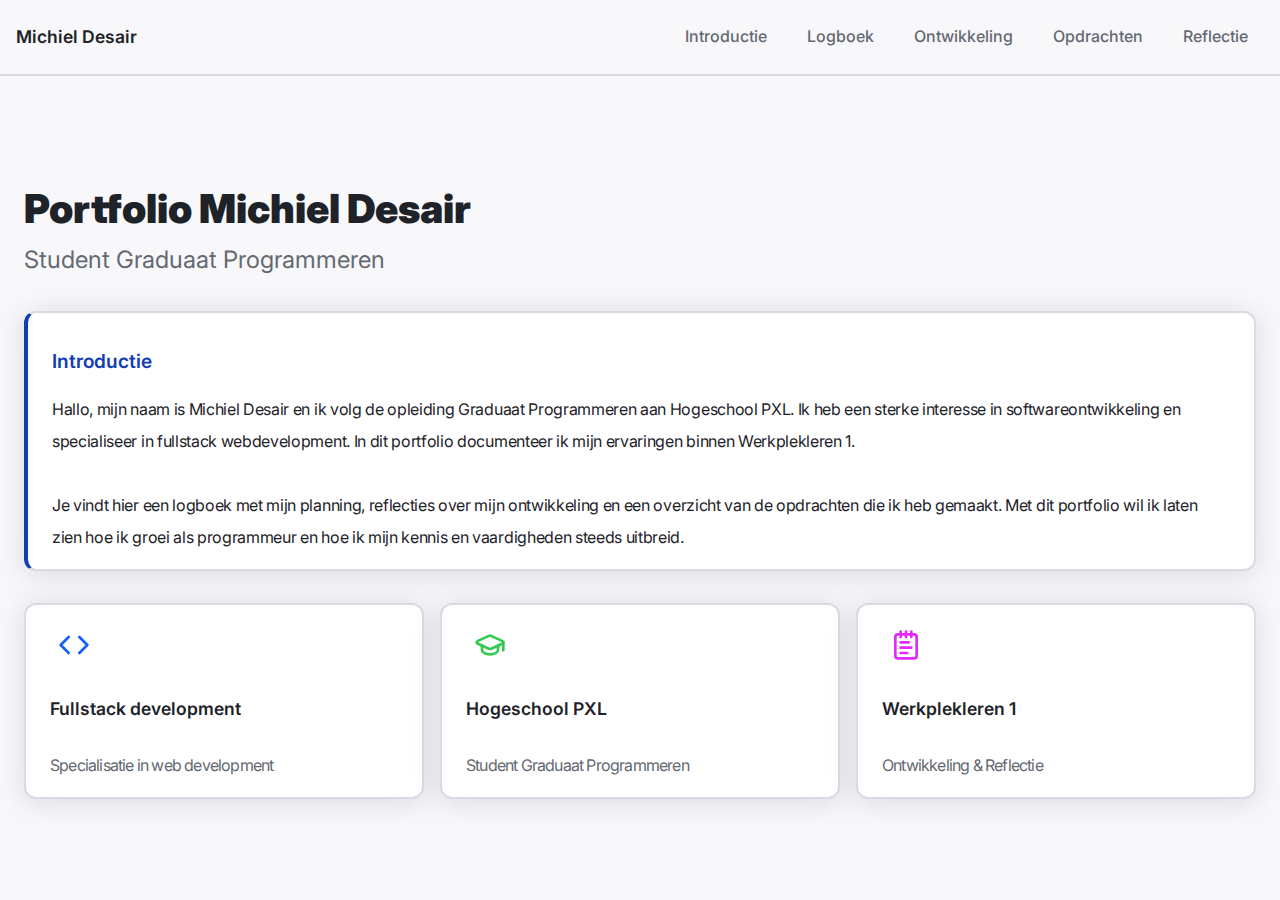
<file: index.html>
<!DOCTYPE html>
<html lang="nl">

<head>
  <meta charset="UTF-8">
  <meta name="viewport" content="width=device-width, initial-scale=1.0">
  <link rel="stylesheet" href="css/style.css">
  <title>Portfolio Michiel</title>
  <title>Document</title>
</head>

<body>
  <app-navbar></app-navbar>

  <main>
    <!-- introductie -->
    <section id="introductie" class="hero container">
      <h1 class="hero-title">
        Portfolio Michiel Desair
      </h1>
      <p class="hero-description">Student Graduaat Programmeren</p>
      <div class="card card-border">
        <h2 class="card-title primary">
          Introductie
        </h2>
        <p class="card-text">
          Hallo, mijn naam is Michiel Desair en ik volg de opleiding Graduaat Programmeren aan Hogeschool PXL. Ik heb
          een sterke interesse in softwareontwikkeling en specialiseer in fullstack webdevelopment. In dit portfolio
          documenteer ik mijn ervaringen binnen Werkplekleren 1.
          <br /><br />
          Je vindt hier een logboek met mijn planning, reflecties over mijn ontwikkeling en een overzicht van de
          opdrachten die ik heb gemaakt. Met dit portfolio wil ik laten zien hoe ik groei als programmeur en hoe ik mijn
          kennis en vaardigheden steeds uitbreid.
        </p>
      </div>
      <div class="card-container">
        <div class="card">
          <div class="card-image"><img src="images/code.svg" alt="code"></div>
          <div class="card-skill">Fullstack development</div>
          <p class="card-description">Specialisatie in web development</p>
        </div>
        <div class="card">
          <div class="card-image"><img src="images/graduation-cap.svg" alt="graduation-cap"></div>
          <div class="card-skill">Hogeschool PXL</div>
          <p class="card-description">Student Graduaat Programmeren</p>

        </div>
        <div class="card">
          <div class="card-image"><img src="images/notepad-text.svg" alt="notepad-text"></div>
          <div class="card-skill">Werkplekleren 1</div>
          <p class="card-description">Ontwikkeling & Reflectie</p>

        </div>
      </div>
    </section>
  </main>

  <script src="components/navbar.js" defer></script>
</body>

</html>
</file>
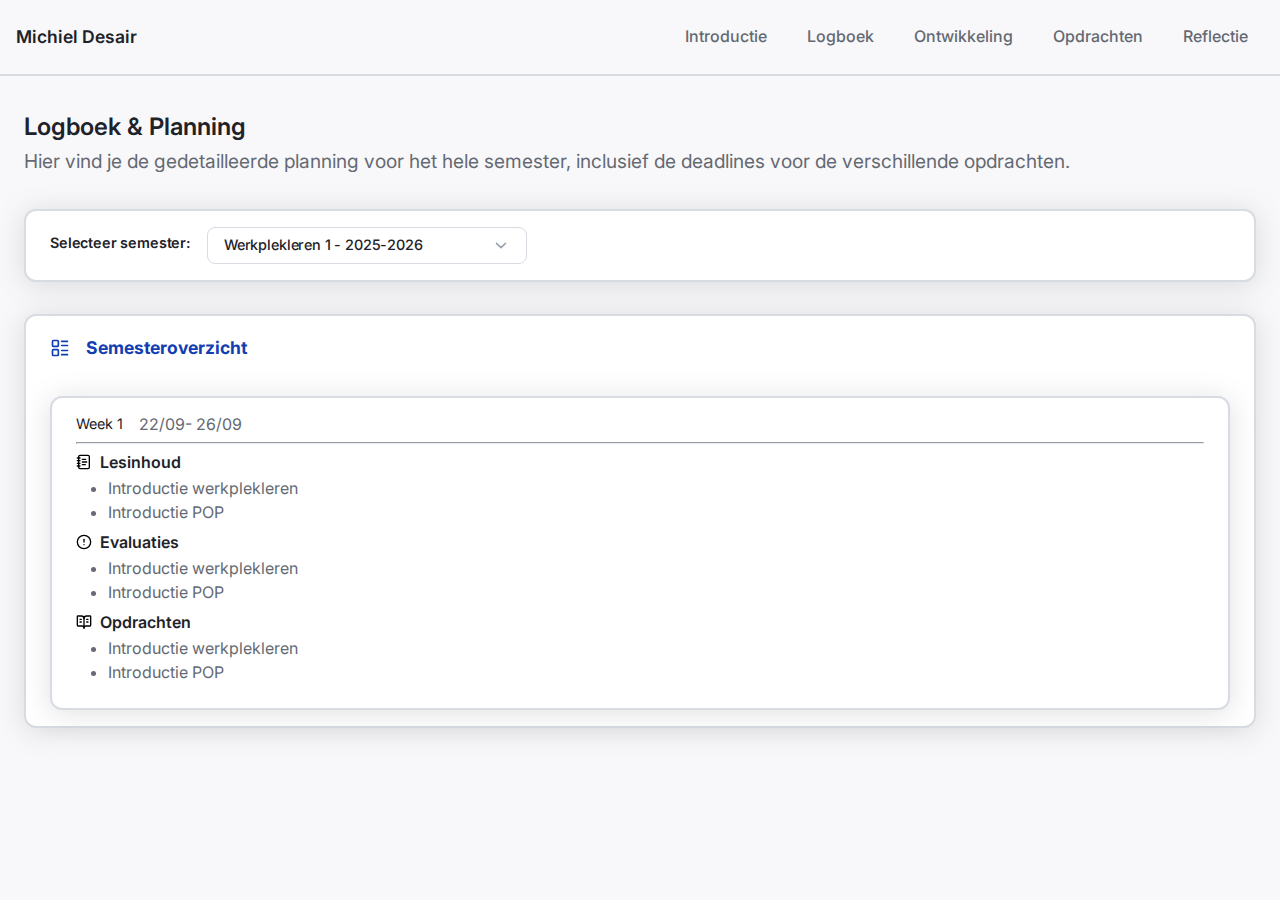
<file: logboek copy.html>
<!DOCTYPE html>
<html lang="nl">

<head>
  <meta charset="UTF-8">
  <meta name="viewport" content="width=device-width, initial-scale=1.0">
  <link rel="stylesheet" href="css/style.css">
  <title>Logboek</title>

</head>

<body>
  <app-navbar></app-navbar>

  <main>
    <!-- logboek -->
    <section id="logboek" class="container">
      <h1 class="page-title">Logboek & Planning</h1>
      <p class="page-description">Hier vind je de gedetailleerde planning voor het hele semester, inclusief de deadlines
        voor de verschillende opdrachten.</p>
      <div>
        <div class="card semester-select">
          <label class="semester-label">Selecteer semester:</label>

          <details class="dropdown">
            <summary class="dropdown-trigger">
              Werkplekleren 1 - 2025-2026
              <img src="images/chevron-down.svg" alt="arrow-down" class="arrow-down-img" />
            </summary>

            <ul class="dropdown-menu">
              <li class="dropdown-item active">
                Werkplekleren 1 - 2025-2026
              </li>
            </ul>
          </details>
        </div>

        <div class="card">
          <div class="overzicht-header">
            <img src="images/layout-list.svg" alt="list" />
            <h2 class="semesteroverzicht">Semesteroverzicht</h2>
          </div>
          <div class="overzicht-list">
            <div class="card item">
              <div class="item-header">
                <span class="week">Week 1</span> <span class="datum">22/09- 26/09</span>
              </div>
              <hr>
              <div>
                <div class="item-subheader">
                  <img src="images/notebook-text.svg" alt="lesinhoud">
                  <h3>Lesinhoud</h3>
                </div>
                <ul>
                  <li>Introductie werkplekleren</li>
                  <li>Introductie POP</li>
                </ul>
              </div>
              <div>
                <div class="item-subheader">
                  <img src="images/circle-alert.svg" alt="lesinhoud">
                  <h3>Evaluaties</h3>
                </div>
                <ul>
                  <li>Introductie werkplekleren</li>
                  <li>Introductie POP</li>
                </ul>
              </div>
              <div class="opdrachten">
                <div class="item-subheader">
                  <img src="images/book-open-text.svg" alt="lesinhoud">
                  <h3>Opdrachten</h3>
                </div>
                <ul>
                  <li>Introductie werkplekleren</li>
                  <li>Introductie POP</li>
                </ul>
              </div>
            </div>
          </div>
        </div>


      </div>
    </section>
  </main>

  <script src="components/navbar.js" defer></script>
</body>

</html>
</file>
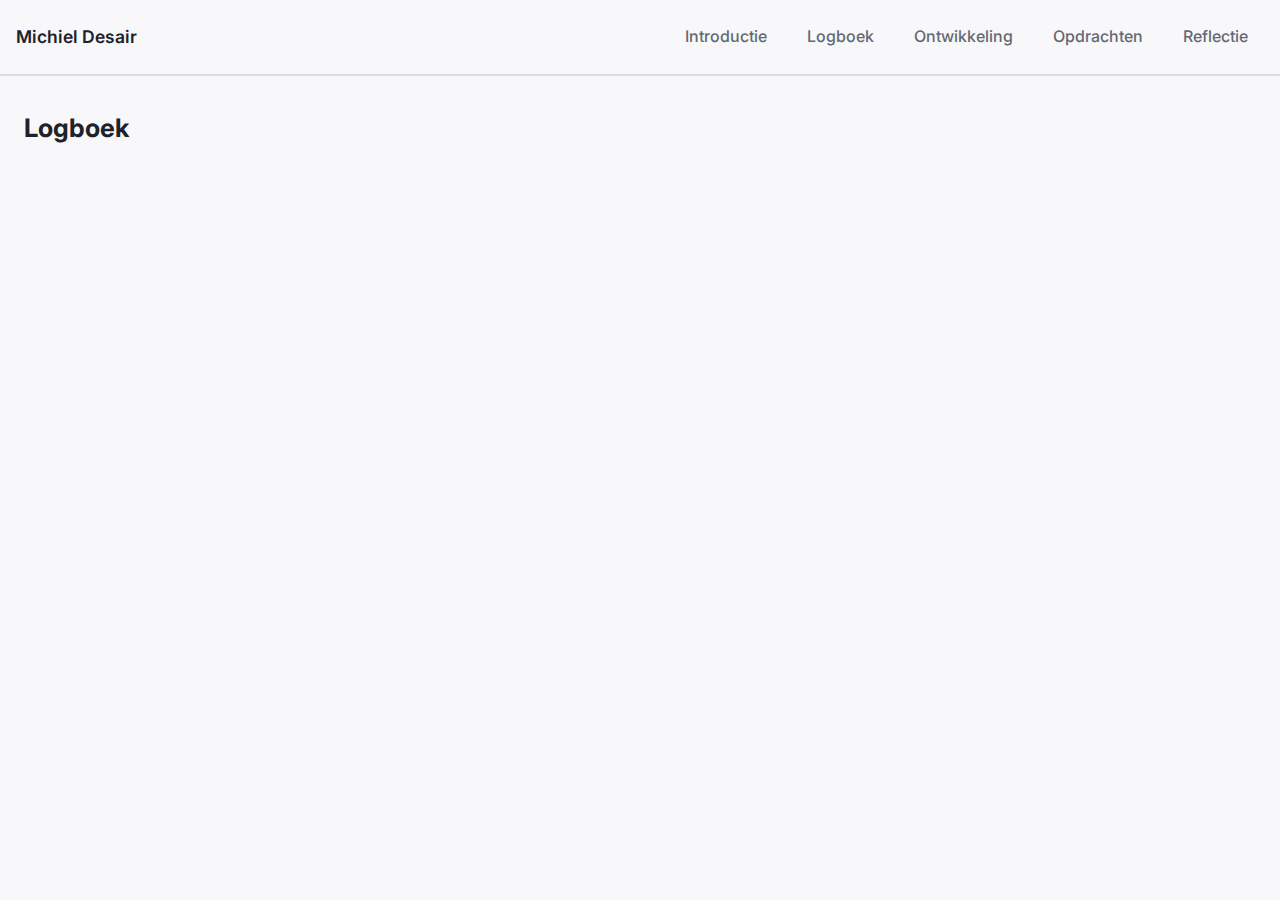
<file: logboek.html>
<!DOCTYPE html>
<html lang="nl">

<head>
  <meta charset="UTF-8">
  <meta name="viewport" content="width=device-width, initial-scale=1.0">
  <link rel="stylesheet" href="css/style.css">
  <title>Logboek</title>

</head>

<body>
  <app-navbar></app-navbar>

  <main>
    <!-- logboek -->
    <section id="logboek" class="container">
      <h1>Logboek</h1>
    </section>
  </main>

  <script src="components/navbar.js" defer></script>
</body>

</html>
</file>
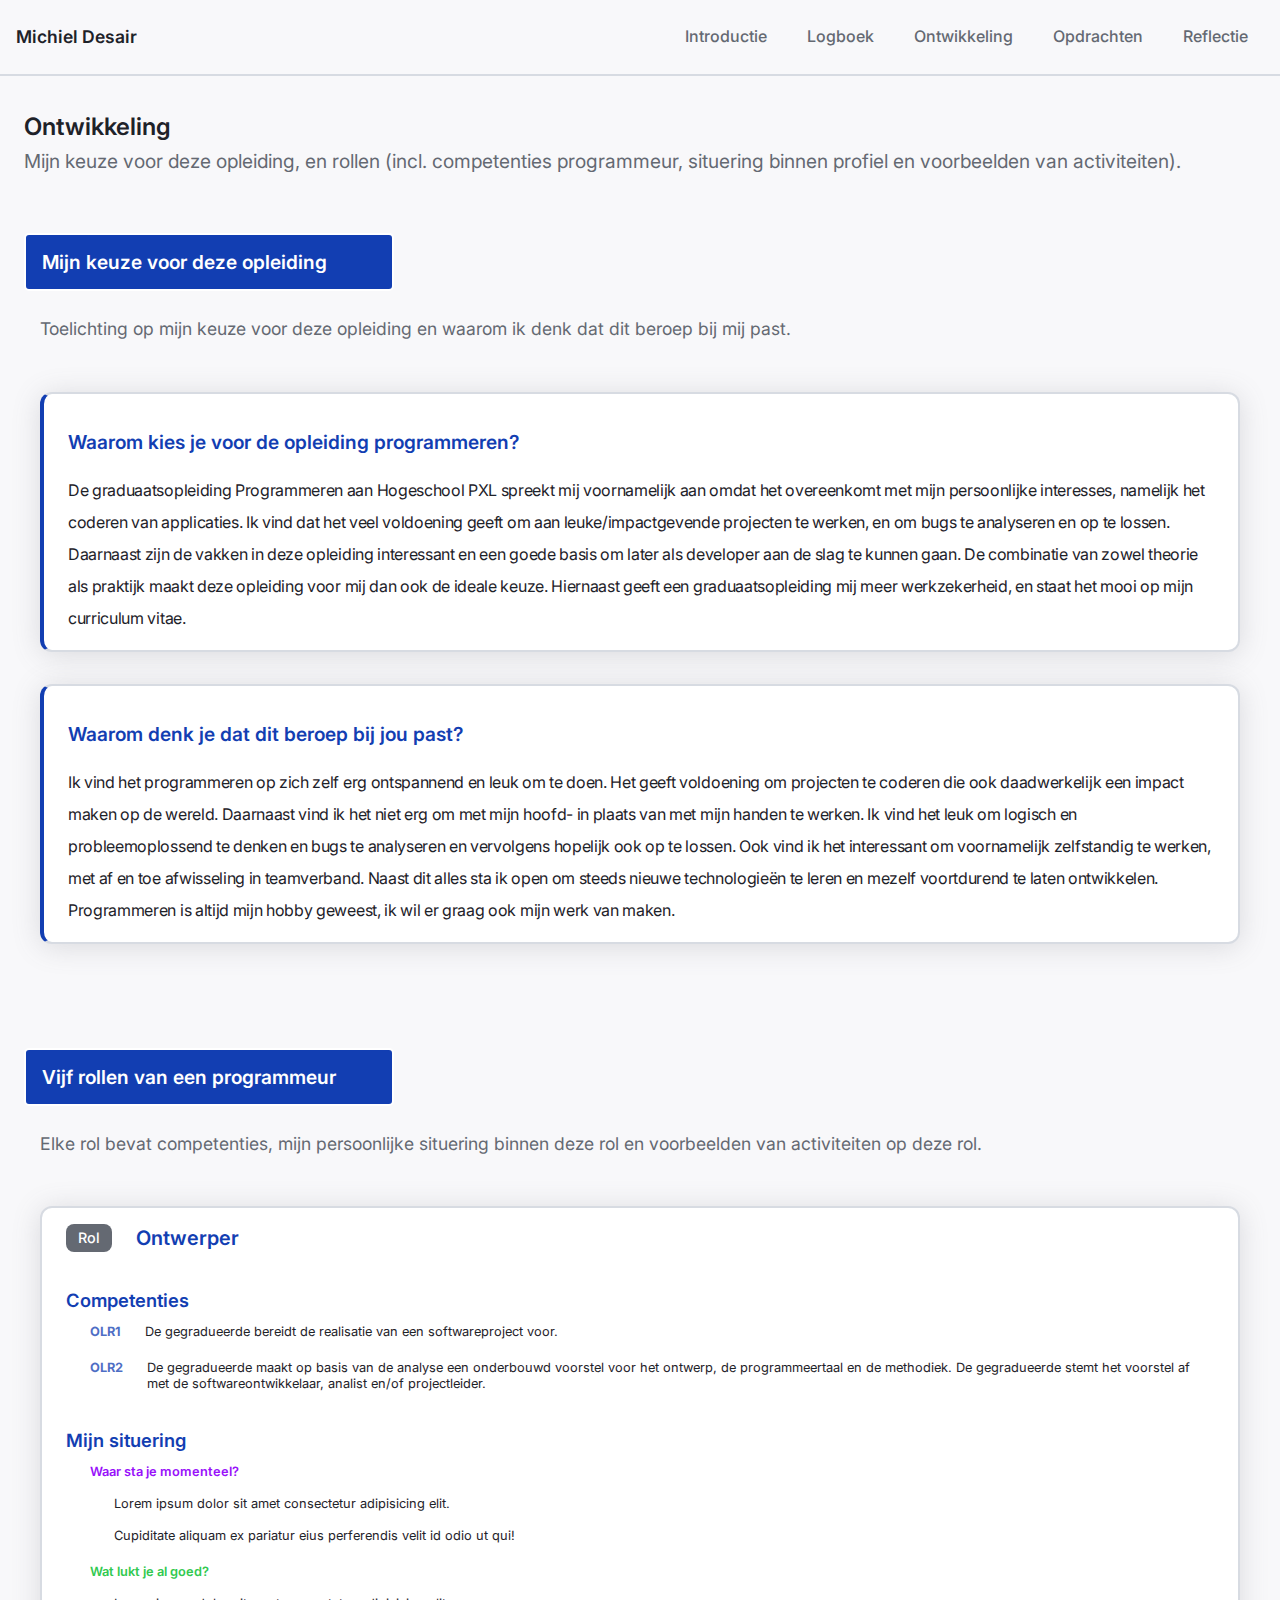
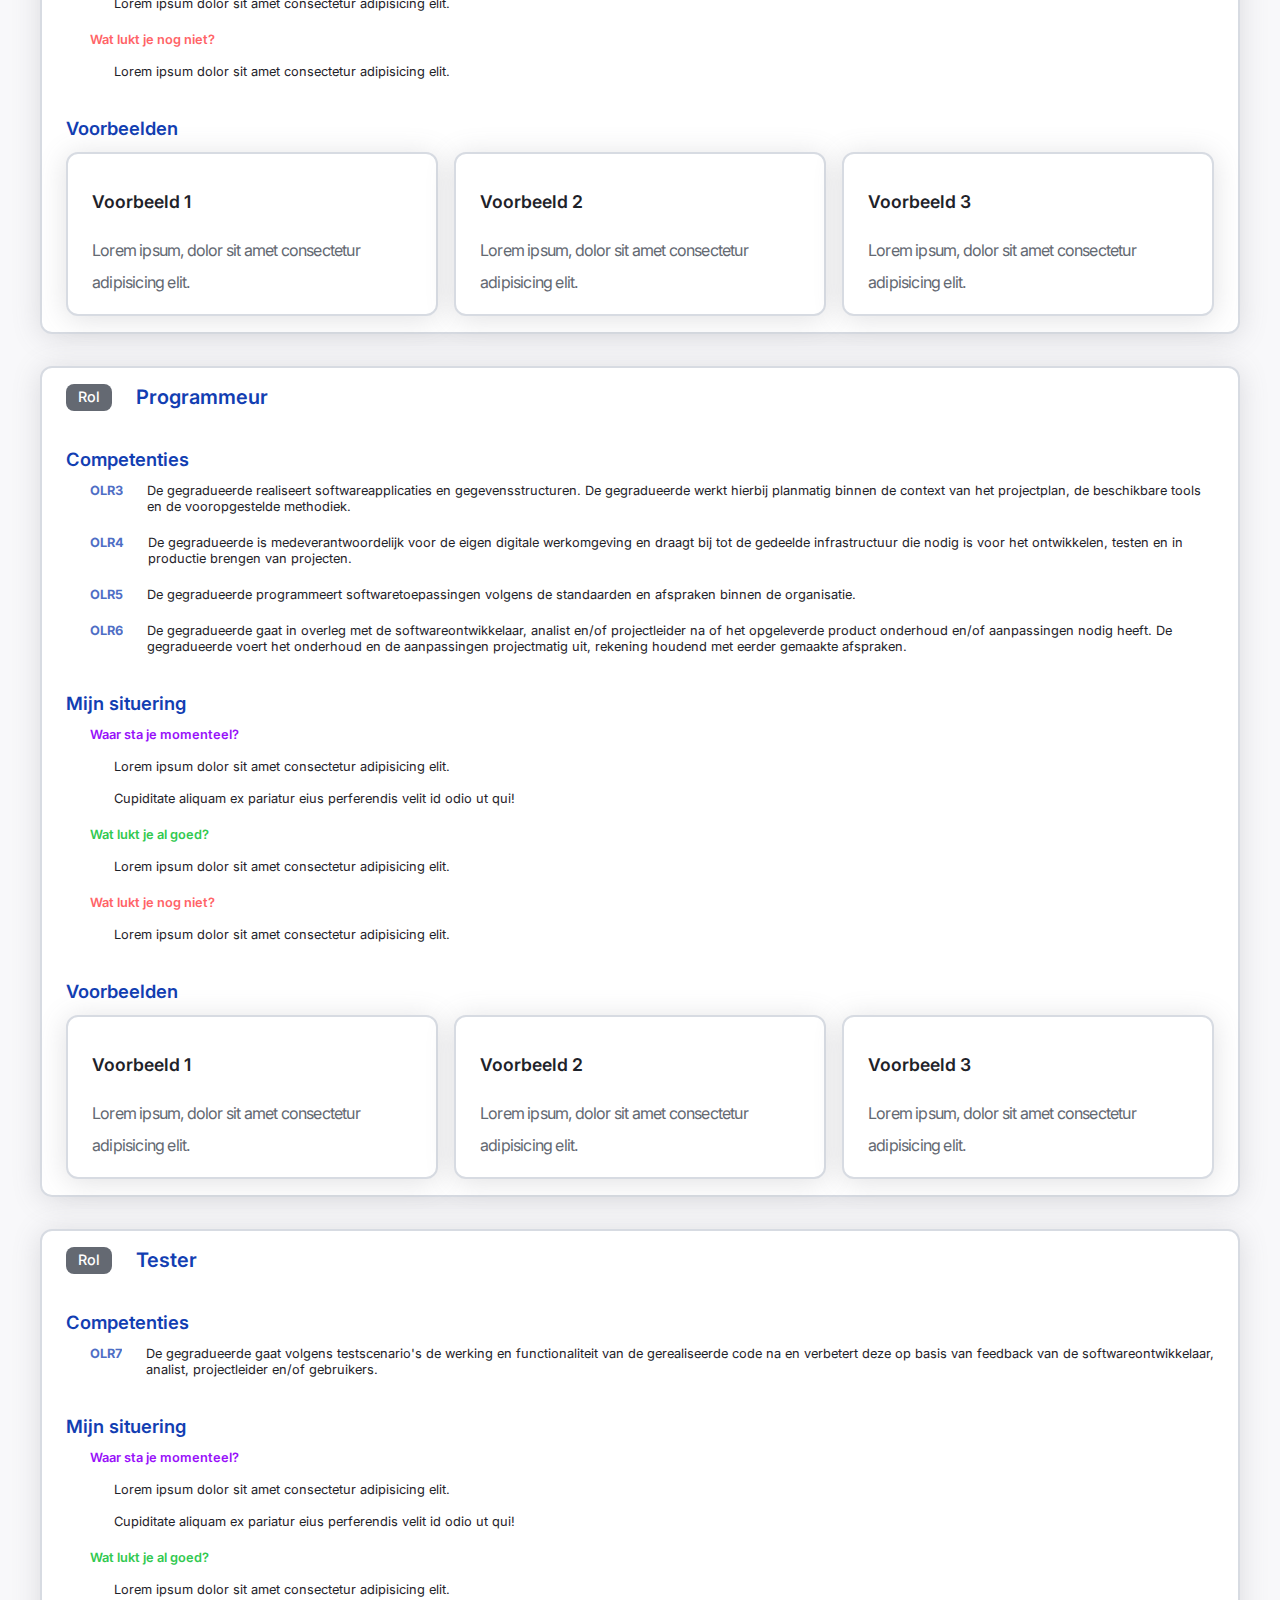
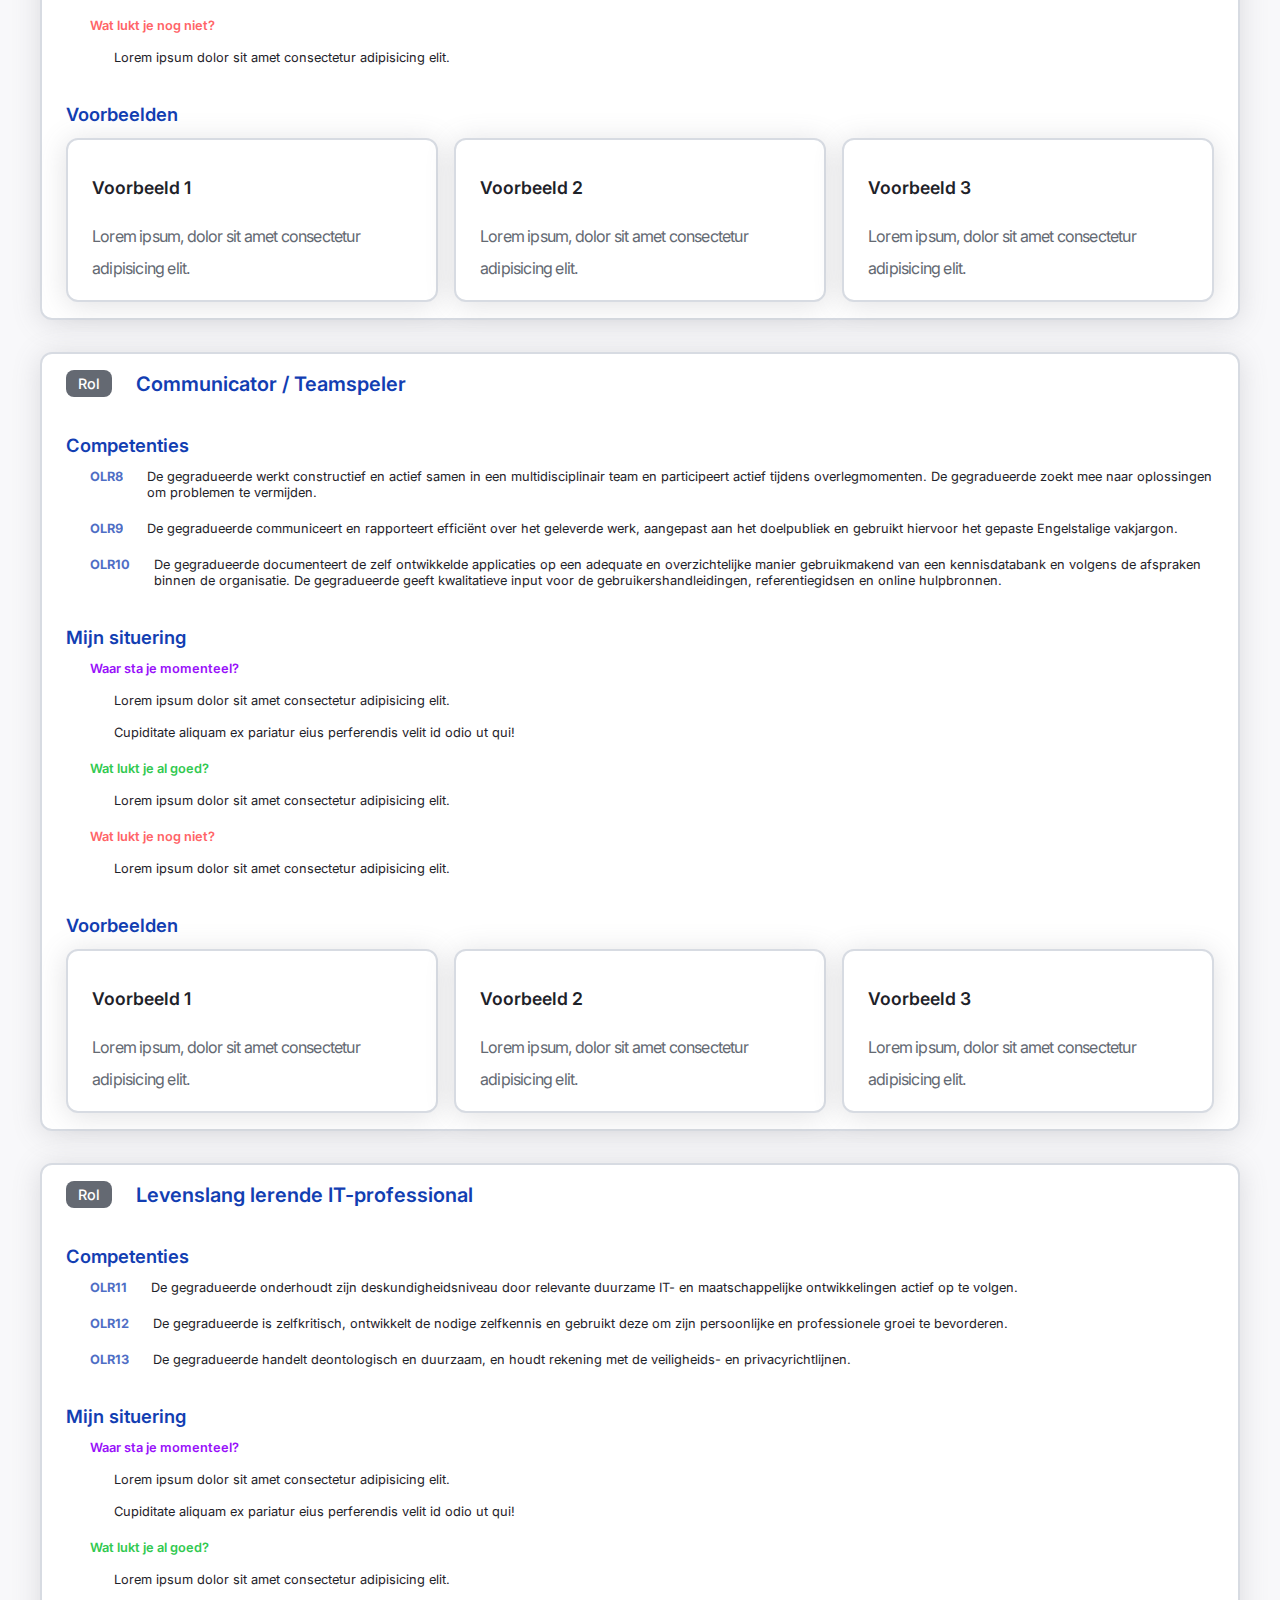
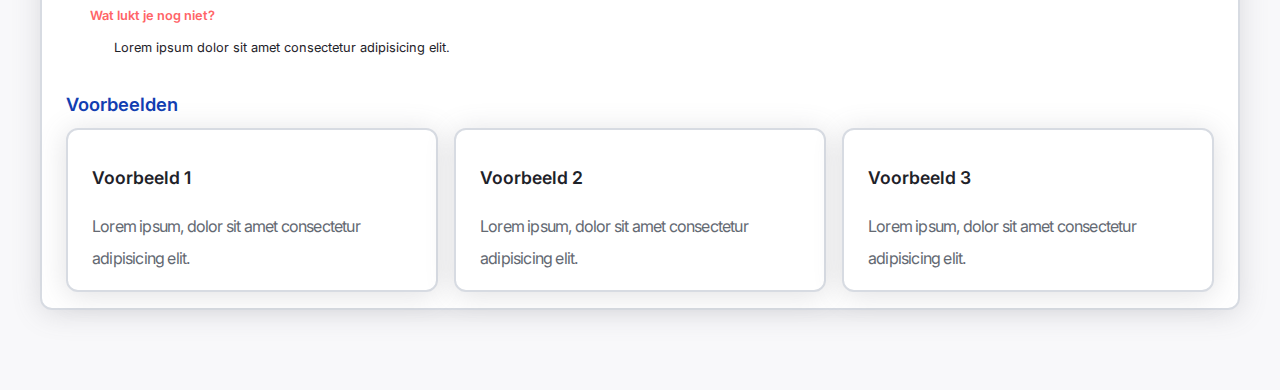
<file: ontwikkeling.html>
<!DOCTYPE html>
<html lang="nl">

<head>
  <meta charset="UTF-8">
  <meta name="viewport" content="width=device-width, initial-scale=1.0">
  <link rel="stylesheet" href="css/style.css">
  <title>Ontwikkeling</title>
</head>

<body>
  <app-navbar></app-navbar>

  <main>
    <!-- ontwikkeling -->
    <section id="ontwikkeling" class="container">
      <h1 class="page-title">Ontwikkeling</h1>
      <p class="page-description">Mijn keuze voor deze opleiding, en rollen (incl. competenties programmeur, situering
        binnen profiel en
        voorbeelden van activiteiten).</p>


      <section id="mijn-keuze-voor-deze-opleiding">
        <a class="ontwikkeling-title" href="#mijn-keuze-voor-deze-opleiding">Mijn keuze voor deze opleiding</a>
        <p class="ontwikkeling-description">Toelichting op mijn keuze voor deze opleiding en waarom ik denk dat dit
          beroep bij mij past.</p>
        <div class="ontwikkeling-container">
          <div class="card card-border">
            <h2 class="card-title primary">Waarom kies je voor de opleiding programmeren?</h2>
            <p class="card-text">De graduaatsopleiding Programmeren aan Hogeschool PXL spreekt mij voornamelijk aan
              omdat
              het overeenkomt met mijn persoonlijke interesses, namelijk het coderen van applicaties. Ik vind dat het
              veel
              voldoening geeft om aan leuke/impactgevende projecten te werken, en om bugs te analyseren en
              op te lossen. Daarnaast zijn de vakken in deze opleiding interessant en een goede basis om later als
              developer aan de slag te kunnen gaan. De combinatie van zowel theorie als praktijk maakt deze opleiding
              voor
              mij dan ook de ideale keuze. Hiernaast geeft een graduaatsopleiding mij meer werkzekerheid, en staat het
              mooi op mijn curriculum vitae.
            </p>
          </div>
          <div class="card card-border">
            <h2 class="card-title primary">Waarom denk je dat dit beroep bij jou past?</h2>
            <p class="card-text">Ik vind het programmeren op zich zelf erg ontspannend en leuk om te doen. Het geeft
              voldoening om projecten te coderen die ook daadwerkelijk een impact maken op de wereld. Daarnaast vind ik
              het niet erg om met mijn hoofd- in plaats van met mijn handen te werken. Ik vind het leuk om logisch en
              probleemoplossend te denken en bugs te analyseren en vervolgens hopelijk ook op te lossen. Ook vind ik het
              interessant om voornamelijk zelfstandig te werken, met af en toe afwisseling in teamverband. Naast dit
              alles
              sta ik open om steeds nieuwe technologieën te leren en mezelf voortdurend te laten ontwikkelen.
              Programmeren
              is altijd mijn hobby geweest, ik wil er graag ook mijn werk van maken.</p>
          </div>
        </div>
      </section>


      <section id="rollen">
        <a class="ontwikkeling-title" href="#competenties-programmeur">Vijf rollen van een programmeur</a>
        <p class="ontwikkeling-description">Elke rol bevat competenties, mijn persoonlijke situering binnen deze rol en
          voorbeelden van activiteiten op deze rol.
        </p>
        <div class="ontwikkeling-container">
          <div id="rollen-container"></div>
        </div>
      </section>
      </div>
    </section>
  </main>

  <script src="components/navbar.js" defer></script>
  <script src="js/rollen.js" defer></script>
</body>

</html>
</file>
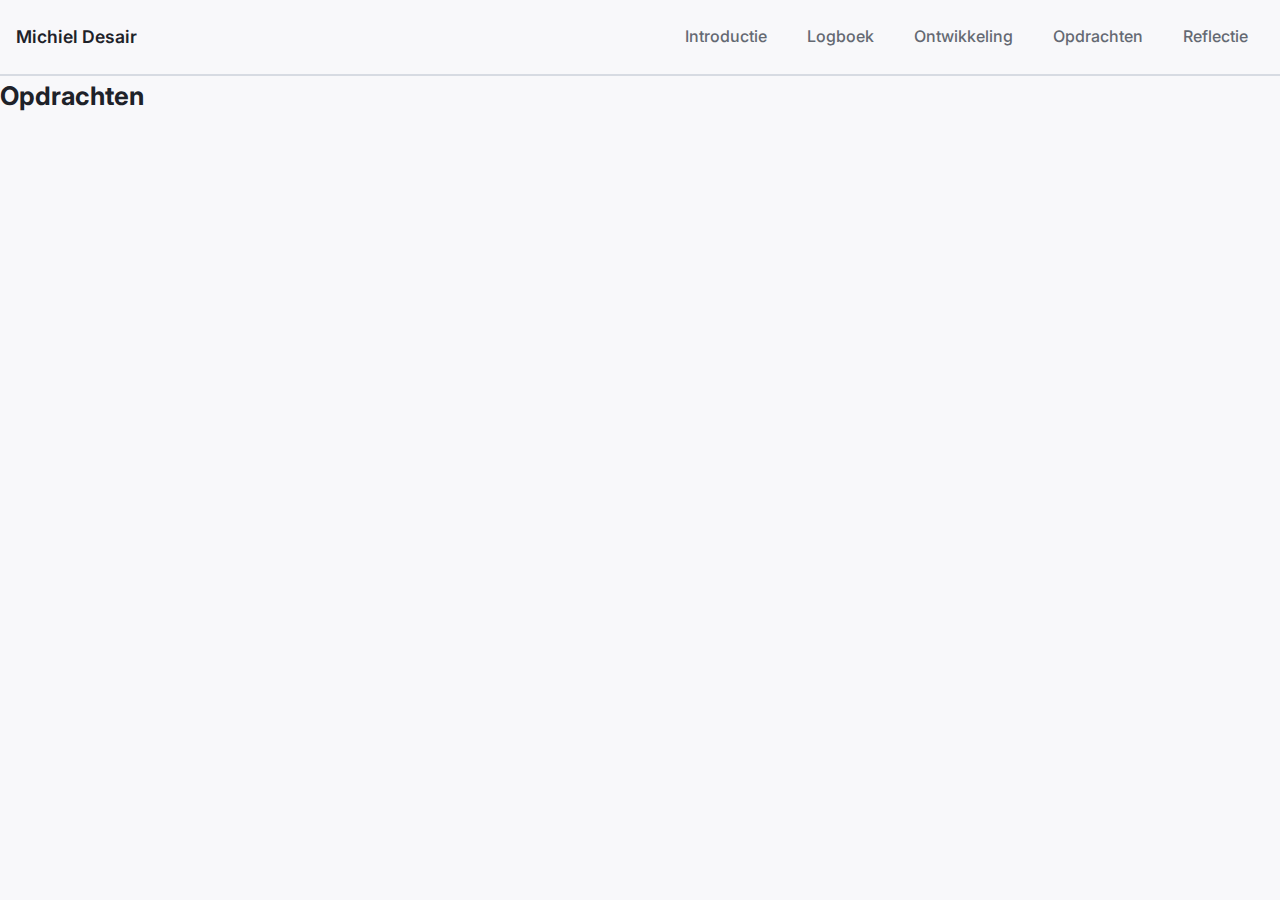
<file: opdrachten.html>
<!DOCTYPE html>
<html lang="nl">

<head>
  <meta charset="UTF-8">
  <meta name="viewport" content="width=device-width, initial-scale=1.0">
  <link rel="stylesheet" href="css/style.css">
  <title>Opdrachten</title>
</head>

<body>
  <app-navbar></app-navbar>

  <main>
    <!-- opdrachten -->
    <h1>Opdrachten</h1>
  </main>

  <script src="components/navbar.js" defer></script>
</body>

</html>
</file>
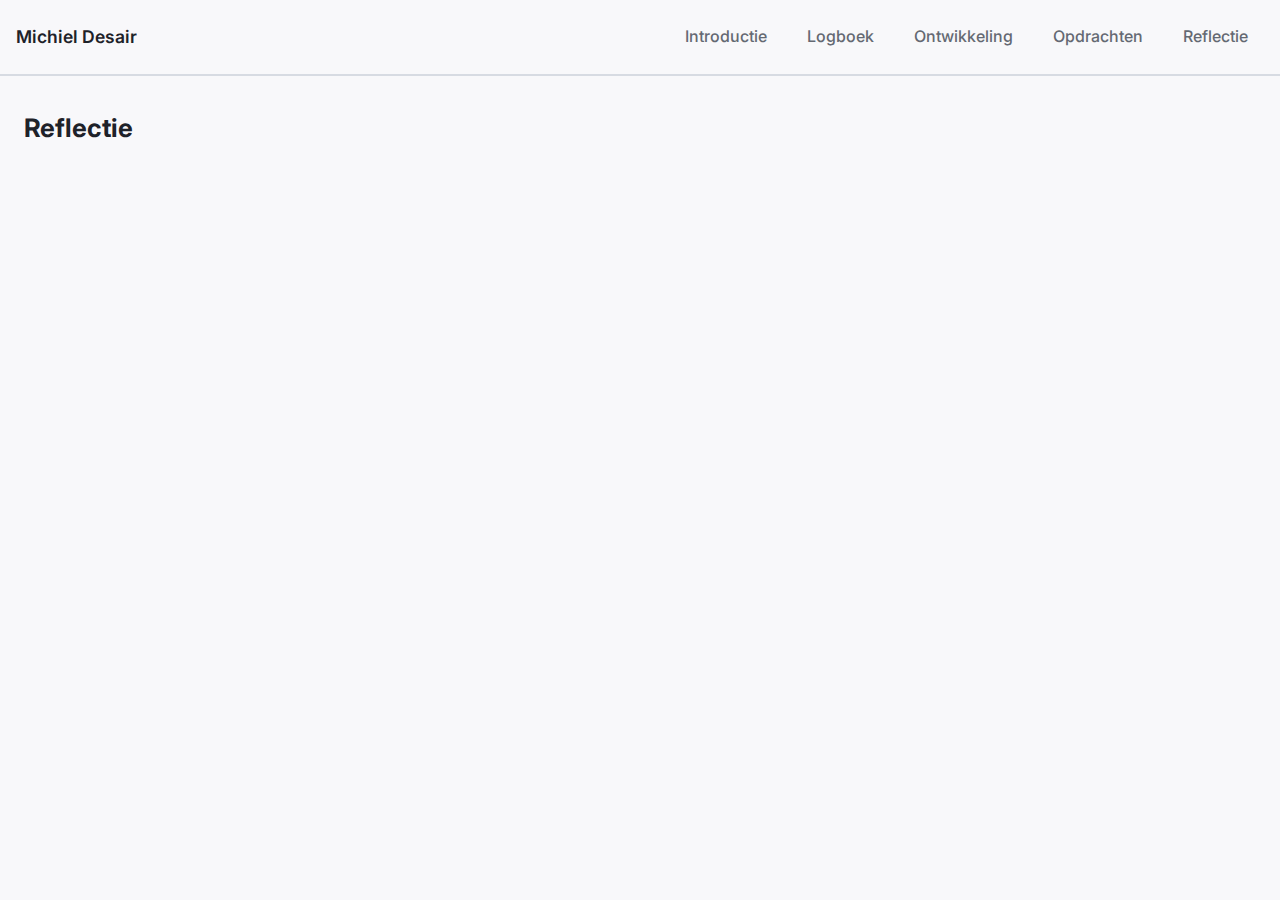
<file: reflectie.html>
<!DOCTYPE html>
<html lang="nl">

<head>
  <meta charset="UTF-8">
  <meta name="viewport" content="width=device-width, initial-scale=1.0">
  <link rel="stylesheet" href="css/style.css">
  <title>Reflectie</title>
</head>

<body>
  <app-navbar></app-navbar>

  <main>
    <!-- reflectie -->
    <section id="reflectie" class="container">
      <h1>Reflectie</h1>
    </section>
  </main>

  <script src="components/navbar.js" defer></script>
</body>

</html>
</file>
<file: css/style.css>
@import url("https://fonts.googleapis.com/css2?family=Inter&display=swap");

:root {
  --text-color: oklch(0.25 0.015 264);
  --primary-color: oklch(0.42 0.19 264);
  --background-color: oklch(0.98 0.002 264);
  --header-background-color: oklch(0.98 0.002 264);
  --border-color: oklch(0.89 0.01 264);
  --muted: oklch(0.94 0.01 264);
  --muted-foreground: oklch(0.52 0.015 264);
  --card-color: oklch(1 0 0);
  --nav-size: 7.5vh;
  --ontwikkeling-momenteel-color: #9810FA;
  --ontwikkeling-goed-color: #31C950;
  --ontwikkeling-niet-goed-color: #FF6467;
  --text-sm: 0.8rem;
  --text-md: 1rem;
  --text-lg: 1.1rem;
  --text-xl: 1.2rem;
  --text-2xl: 1.5rem;
  --text-hero: 2.5rem;
}

* {
  box-sizing: border-box;
  margin: 0;
  padding: 0;
}

html, body {
  height: 100%;
}

body {
  display: flex;
  flex-direction: column;
  font-family: "Inter", "Segoe UI", Roboto, sans-serif;
  font-size: var(--text-sm);
  line-height: 1.6;
  color: var(--text-color);
  background-color: var(--background-color);
}

main {
  flex: 1;
}

.container {
  max-width: 1500px;
  margin: 0 auto;
  padding-inline: 1.5rem;
}

section {
  padding: 2rem 0;
}

.hero {
  display: flex;
  flex-direction: column;
  min-height: 100%;
  width: 100%;
  justify-content: center;
}

header {
  position: sticky;
  top: 0;
  left: 0;
  width: 100%;
  background-color: var(--header-background-color);
  border-bottom: 2px solid var(--border-color);
  z-index: 1000;
  min-height: var(--nav-size);
}

.header-inner {
  flex-direction: column;
  align-items: flex-start;
  gap: 1rem;
  display: flex;
  padding: 1rem;
  width: 100%;
}

.logo {
  font-size: var(--text-lg);
  font-weight: 600;
  white-space: nowrap;
}

nav {
  width: 100%;
}

.nav-list {
  list-style: none;
  display: flex;
  flex-direction: column;
  width: 100%;
  gap: 0.5rem;
  width: 100%;
}

.nav-list a {
  display: flex;
  font-size: var(--text-md);
  text-decoration: none;
  font-weight: 500;
  color: var(--muted-foreground);
  padding: 0.5rem 1rem;
  border-radius: 10px;
  width: 100%;
}

.nav-list a:hover {
  background-color: var(--muted);
  color: var(--text-color);
}

.hero-title {
  font-size: var(--text-2xl);
  font-weight: 900;
  text-wrap: nowrap;
}

.hero-description {
  font-size: var(--text-xl);
  font-weight: 400;
  color: var(--muted-foreground);
  text-wrap: nowrap;
}

.card-container {
  width: 100%;
  flex-direction: column;
}

.card {
  background-color: white;
  width: 100%;
  line-height: 2rem;
  padding: 1rem 1.5rem;
  border: 2px solid var(--border-color);
  border-radius: 0.75rem;
  box-shadow: rgba(100, 100, 111, 0.2) 0px 3px 29px 0px;
  margin-top: 2rem;
}

.card-border {
  border-left: 4px solid var(--primary-color);
}

.primary {
  color: var(--primary-color)
}

.card-title {
  margin: 1rem 0;
  font-weight: 600;
  font-size: var(--text-xl);
}

.card-text {
  font-size: var(--text-md);
  letter-spacing: -0.02rem;
}

.card-description {
  font-size: var(--text-md);
  color: var(--muted-foreground);
  letter-spacing: -0.05rem;
}

.card-skill {
  font-weight: 600;
  font-size: var(--text-lg);
  margin: 1.5rem 0rem;
}

.card-image {
  display: flex;
  align-items: center;
  justify-content: center;
  width: 3rem;
  aspect-ratio: 1;
}

.card-image img {
  width: 2rem;
}

.page-title {
  font-size: var(--text-2xl);
  font-weight: 600;
}

.page-description {
  font-size: var(--text-xl);
  color: var(--muted-foreground)
}

.semester-select {
  display: flex;
  flex-direction: column;
  text-wrap: nowrap;
  gap: 1rem;
  font-size: 0.9rem;
  letter-spacing: -0.01rem;
}

.semester-label {
  font-weight: 600;
}

.dropdown {
  position: relative;
}

.dropdown-trigger {
  list-style: none;
  cursor: pointer;
  display: flex;
  flex-direction: row;
  justify-content: space-between;
  align-items: center;
  padding: 0.1rem 1rem;
  border: 1px solid var(--border-color);
  border-radius: 0.5rem;
  background: white;
  min-width: 320px;
  font-weight: 500;
}

.dropdown[open] .dropdown-trigger {
  border-color: var(--primary-color);
}

.dropdown-menu {
  list-style: none;
  position: absolute;
  top: calc(100% + 0.4rem);
  left: 0;
  width: 100%;
  background: white;
  border: 1px solid var(--border-color);
  border-radius: 0.5rem;
  box-shadow: 0 8px 24px rgba(0,0,0,0.08);
  z-index: 10;
}

.dropdown-item {
  padding: 0.25rem 1rem;
  border: 0.5rem;
  cursor: pointer;
}

.dropdown-item.active {
  font-weight: 600;
  background-color: var(--muted);
}

.arrow-down-img {
  width: 1.1rem;
}

.overzicht-header {
  display: flex;
  flex-direction: row;
  gap: 1rem;
}

.overzicht-header img {
  width: 1.25rem;
}

.semesteroverzicht {
  font-size: 1.1rem;
  color: var(--primary-color);
}

.overzicht-list {
  display: flex;
  flex-direction: column;
}

.overzicht-list .card {
  font-size: 0.9rem;
  line-height: 1.25rem;
}

.item .item-header {
  display: flex;
  align-items: center;
  gap: 1rem;
}

.badge {
  line-height: 1rem;
  padding: 0.35rem 0.75rem;
  font-weight: 500;
  border-radius: 0.5rem;
}

.item .week-badge {
  background-color: var(--primary-color);
  font-size: 0.75rem;
  color: white;
}

.item .datum {
  font-size: 1rem;
  color: var(--muted-foreground)
}

.item hr {
  margin: 0.5rem 0;
  border-color: var(--muted)
}

.item .item-subheader {
  display: flex;
  flex-direction: row;
  align-items: center;
  gap: 0.5rem;
  margin: 0.25rem 0;
}

.item .item-subheader h3 {
  font-size: var(--text-md);
  font-weight: 600;
}

.item ul {
  margin-left: 2rem;
  margin-bottom: 0.5rem;
  color: var(--muted-foreground);
}

.item li {
  font-size: var(--text-md);
  line-height: 1.5rem;
}

.item .item-subheader img {
  width: 1rem;
}

.ontwikkeling-title {
  display: inline-block;
  min-width: 80%;
  border-radius: 5px;
  background-color: var(--primary-color);
  font-size: var(--text-xl);
  color: white;
  padding: 0.75rem 1rem;
  border: 2px solid white;
  font-weight: 600;
  margin: 1.5rem 0;
  cursor: pointer;
  text-decoration: none;
}

.ontwikkeling-description {
  display: block;
  width: 100%;
  color: var(--muted-foreground);
  margin-left: 1rem;
  margin-right: 1rem;
  font-size: var(--text-lg);
}

.ontwikkeling-container {
  padding: 1rem;
}

.rol {
  line-height: 1rem;
}

.rol-badge {
  background-color: var(--muted-foreground);
  color: white;
  font-size: 0.9rem;
}

.rol .header {
  display: flex;
  flex-direction: row;
  align-items: center;
  gap: 1.5rem;  
  margin-bottom: 2.5rem;
}

.rol .header h3 {
  font-size: 1.25rem;
  font-weight: 600;
  color: var(--primary-color)
}

.rol .sub-header {
  font-size: 1.15rem;
  font-weight: 600;
  margin-bottom: 1rem;
  margin-top: 1.5rem;
  color: var(--primary-color);
}

.rol .rol-container:not(:last-child) {
  margin-bottom: 2.5rem;
}

.rol-container {
  display: flex;
  flex-direction: column;
  gap: 1.25rem;
  margin-left: 1.5rem;
}

.competentie-item {
  display: flex;
  flex-direction: row;
  gap: 1.5rem;
}

.competentie-item strong {
  color: var(--primary-color);
  opacity: 0.75;
}

.rol ul {
  list-style: circle;
  margin-top: 0.5rem;
  margin-left: 2.5rem;
  margin-bottom: 0.5rem;
}

.situering-question {
  font-weight: 600;
}

.situering-answer {
  margin-top: 1rem;
  margin-left: 1.5rem;
}

.momenteel .situering-question {
  color: var(--ontwikkeling-momenteel-color);
}
.goed .situering-question {
  color: var(--ontwikkeling-goed-color);
}
.niet-goed .situering-question {
  color: var(--ontwikkeling-niet-goed-color);
}

.voorbeeld-card {
  margin-top: 0;
}

.voorbeeld-card .card-title {
  font-size: 1.1rem;
}

/* Mobile = <576px */
@media (max-width: 576px) {
}

/* Tablet = 576px - 991.98px */
@media (min-width: 576px) and (max-width: 992px) {

}

/* Desktop = >=992px */
@media (min-width: 992px) {
  .header-inner {
    flex-direction: row;
    justify-content: space-between;
    align-items: center;
  }

  .nav-list {
    flex-direction: row;
    justify-content: flex-end;
  }

  .hero-title {
    font-size: var(--text-hero)
  }

  .hero-description {
    font-size: var(--text-2xl)
  }

  .card-container {
    display: grid;
    grid-template-columns: repeat(3, 1fr);
    gap: 1rem;
  }

  .page-title {
    font-size: var(--text-2xl);
  }

  .page-description {
    font-size: var(--text-xl);
  }

  .semester-select {
    flex-direction: row;
  }

  .ontwikkeling-title {
    min-width: 30%;
  }
}
</file>
